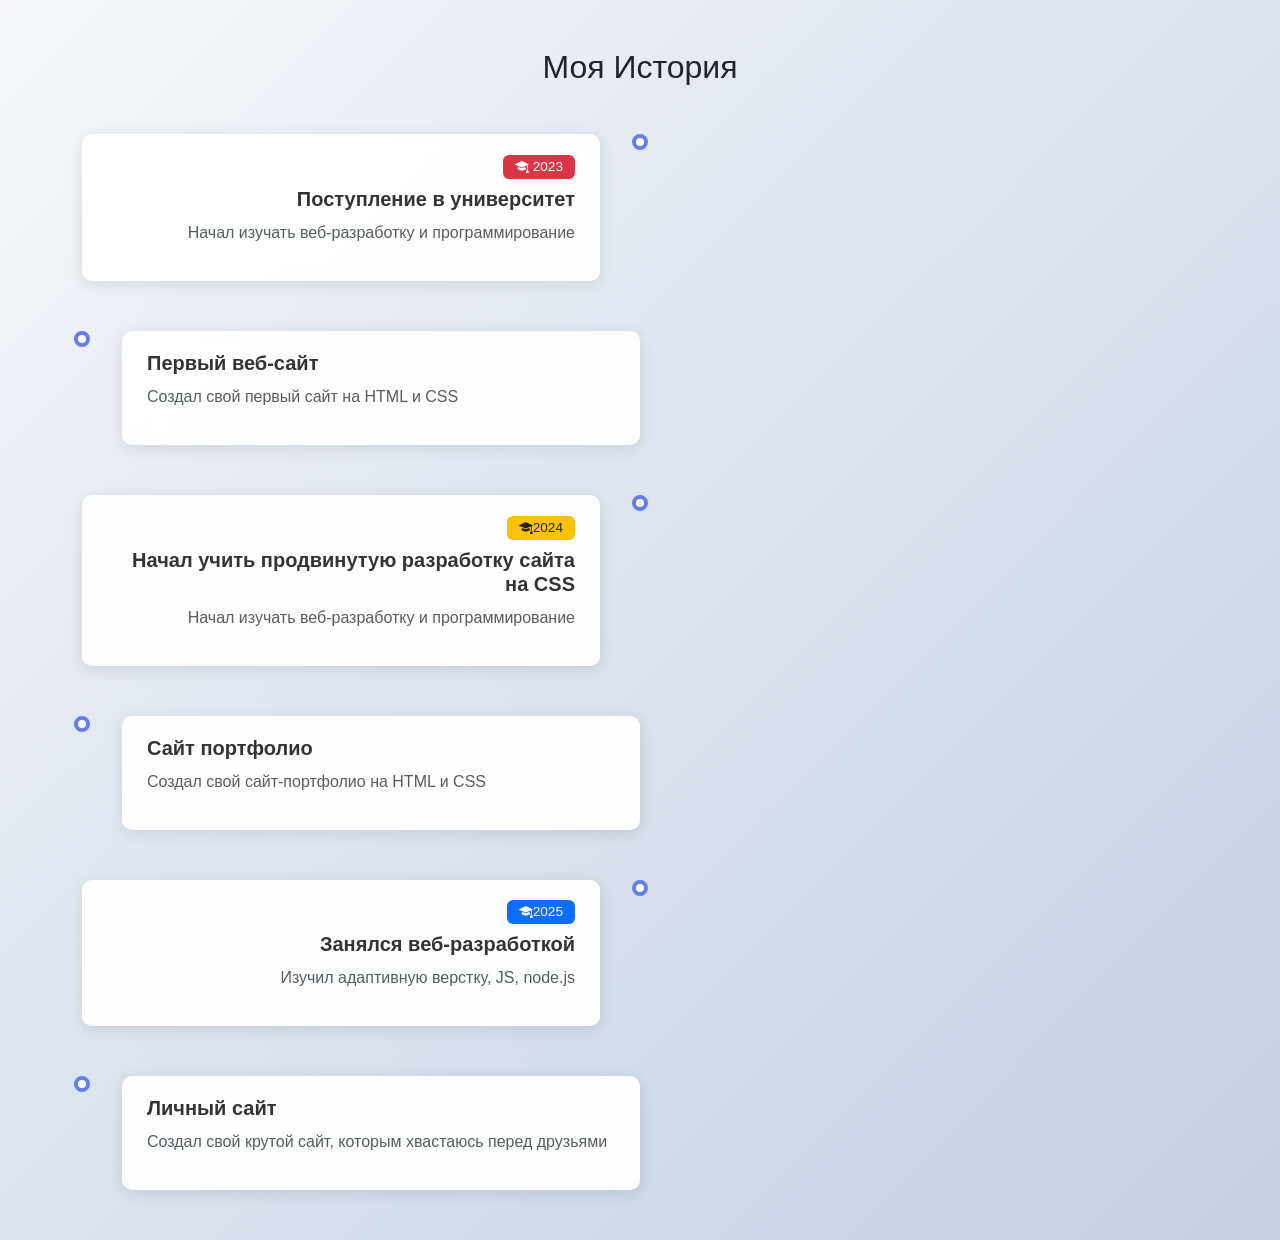
<file: timeline.html>
<!doctype html>
<html lang="ru-RU">
  <head>
    <meta charset="UTF-8" />
    <meta name="viewport" content="width=device-width, initial-scale=1.0" />
    <title>Document</title>
    <link
      href="https://cdn.jsdelivr.net/npm/bootstrap@5.3.8/dist/css/bootstrap.min.css"
      rel="stylesheet"
      integrity="sha384-sRIl4kxILFvY47J16cr9ZwB07vP4J8+LH7qKQnuqkuIAvNWLzeN8tE5YBujZqJLB"
      crossorigin="anonymous"
    />
    <link rel="stylesheet" href="https://cdn.jsdelivr.net/npm/bootstrap-icons@1.11.3/font/bootstrap-icons.min.css" />
    <link rel="stylesheet" href="custom.css" />
  </head>
  <body>
    <div class="container my-5">
      <h2 class="text-center mb-5">Моя История</h2>
      <!-- Временная шкала -->
      <div class="timeline">
        <!-- Событие 1 (справа) -->
        <div class="timeline-item">
          <div class="timeline-content">
            <!-- TODO: Добавьте бейдж с годом -->
            <span class="badge bg-danger mb-2"> <i class="bi bi-mortarboard-fill"></i> 2023 </span>
            <h5>Поступление в университет</h5>
            <p class="text-muted">Начал изучать веб-разработку и программирование</p>
          </div>
        </div>
        <!-- Событие 2 (слева) -->
        <div class="timeline-item timeline-item-left">
          <div class="timeline-content">
            <!-- TODO: Добавьте бейдж с годом 2023 -->
            <h5>Первый веб-сайт</h5>
            <p class="text-muted">Создал свой первый сайт на HTML и CSS</p>
          </div>
        </div>
        <!-- TODO: Добавьте ещё 3-4 события самостоятельно -->
        <!-- Чередуйте классы: обычный и timeline-item-left -->
        <div class="timeline-item">
          <div class="timeline-content">
            <!-- TODO: Добавьте бейдж с годом -->
            <span class="badge bg-warning text-dark mb-2"><i class="bi bi-mortarboard-fill"></i>2024</span>
            <h5>Начал учить продвинутую разработку сайта на CSS</h5>
            <p class="text-muted">Начал изучать веб-разработку и программирование</p>
          </div>
        </div>
        <!-- Событие 2 (слева) -->
        <div class="timeline-item timeline-item-left">
          <div class="timeline-content">
            <h5>Сайт портфолио</h5>
            <p class="text-muted">Создал свой сайт-портфолио на HTML и CSS</p>
          </div>
        </div>

        <div class="timeline-item">
          <div class="timeline-content">
            <!-- TODO: Добавьте бейдж с годом -->
            <span class="badge bg-primary mb-2"><i class="bi bi-mortarboard-fill"></i>2025</span>
            <h5>Занялся веб-разработкой</h5>
            <p class="text-muted">Изучил адаптивную верстку, JS, node.js</p>
          </div>
        </div>
        <!-- Событие 2 (слева) -->
        <div class="timeline-item timeline-item-left">
          <div class="timeline-content">
            <h5>Личный сайт</h5>
            <p class="text-muted">Создал свой крутой сайт, которым хвастаюсь перед друзьями</p>
          </div>
        </div>
      </div>
    </div>
    <script>
      // Валидация формы Bootstrap
      (function () {
        "use strict";
        const form = document.getElementById("contactForm");
        form.addEventListener(
          "submit",
          function (event) {
            if (!form.checkValidity()) {
              event.preventDefault();
              event.stopPropagation();
            } else {
              event.preventDefault();
              alert("Форма успешно отправлена!");
              form.reset();
              form.classList.remove("was-validated");
            }
            form.classList.add("was-validated");
          },
          false,
        );
      })();
    </script>
  </body>
</html>
</file>
<file: custom.css>
.card {
  transition: transform 0.3s ease;
}

.card:hover {
  transform: scale(1.05);
}
/* Общие стили */
body {
  font-family: "Segoe UI", Tahoma, Geneva, Verdana, sans-serif;
}
/* Кастомные цвета для навбара */
.navbar-brand {
  font-weight: bold;
  font-size: 1.5rem;
  letter-spacing: 1px;
}
.navbar-dark .navbar-nav .nav-link:hover {
  color: #ffc107 !important;
  transition: color 0.3s ease;
}
/* Улучшение Hero-секции */
#home {
  background: linear-gradient(135deg, #667eea 0%, #764ba2 100%);
  color: white;
  min-height: 400px;
  display: flex;
  align-items: center;
}
#home h1 {
  color: white;
}
#home .lead {
  color: rgba(255, 255, 255, 0.9);
}
#home .btn {
  box-shadow: 0 4px 15px rgba(0, 0, 0, 0.2);
  transition: transform 0.3s ease;
}
#home .btn:hover {
  transform: translateY(-3px);
  box-shadow: 0 6px 20px rgba(0, 0, 0, 0.3);
}
/* Анимация для карточек */
.card {
  transition:
    transform 0.3s ease,
    box-shadow 0.3s ease;
}
.card:hover {
  transform: translateY(-10px);
  box-shadow: 0 10px 30px rgba(0, 0, 0, 0.15) !important;
}
/* Стилизация кнопок */
.btn {
  border-radius: 25px;
  padding: 10px 30px;
  font-weight: 500;
  transition: all 0.3s ease;
}
/* Улучшение формы */
.form-control:focus {
  border-color: #667eea;
  box-shadow: 0 0 0 0.2rem rgba(102, 126, 234, 0.25);
}
/* Анимация для бейджей */
.badge {
  padding: 8px 15px;
  font-size: 0.9rem;
  font-weight: 500;
  transition: transform 0.2s ease;
}
.badge:hover {
  transform: scale(1.1);
  cursor: pointer;
}
/* Стилизация прогресс-баров */
.progress {
  height: 25px;
  border-radius: 15px;
  background-color: #e9ecef;
}
.progress-bar {
  border-radius: 15px;
  font-weight: bold;
  line-height: 25px;
}
/* Улучшение аккордеона */
.accordion-button:not(.collapsed) {
  background-color: #667eea;
  color: white;
}
.accordion-button:focus {
  box-shadow: none;
  border-color: #667eea;
}
/* Футер */
footer {
  background-color: #212529;
  color: white;
  padding: 40px 0;
  margin-top: 80px;
}
footer h5 {
  color: #ffc107;
  margin-bottom: 20px;
}
footer a {
  color: rgba(255, 255, 255, 0.7);
  text-decoration: none;
  transition: color 0.3s ease;
}
footer a:hover {
  color: #ffc107;
}
/* Адаптивность */
@media (max-width: 768px) {
  #home {
    min-height: 300px;
  }
  #home h1 {
    font-size: 2rem;
  }
  .card {
    margin-bottom: 20px;
  }
}

/* ВРЕМЕННАЯ ШКАЛА */
.timeline {
}
position: relative;
padding: 20px 0;
/* Центральная линия */
.timeline::before {
  content: "";
  position: absolute;
  left: 50%;
  transform: translateX(-50%);
  width: 4px;
  height: 100%;
  background: linear-gradient(180deg, #667eea 0%, #764ba2 100%);
  border-radius: 2px;
}
/* Контейнер события */
.timeline-item {
  position: relative;
  margin-bottom: 50px;
  width: 50%;
  padding-right: 40px;
  text-align: right;
  .TODO {
    margin-left: 50%;
  }
}
/* Левые элементы */
.timeline-item-left {
  margin-left: 0 !important;
  padding-right: 0;
  padding-left: 40px;
  text-align: left;
}
/* Круглые точки на линии */
.timeline-item::before {
  content: "";
  position: absolute;
  right: -8px;
  top: 0;
  width: 16px;
  height: 16px;
  background: white;
  border: 4px solid #667eea;
  border-radius: 50%;
  z-index: 1;
  .TODO {
    transition: transform 0.3s ease;
  }
}
/* Точки для левых элементов */
.timeline-item-left::before {
  right: auto;
  left: -8px;
}
/* Увеличение точки при наведении */
.timeline-item:hover::before {
  transform: scale(1.5);
  background: #667eea;
}
/* Карточка с контентом */
.timeline-content {
  background: white;
  padding: 20px 25px;
  border-radius: 10px;
  box-shadow: 0 3px 15px rgba(0, 0, 0, 0.1);
  transition: all 0.3s ease;
}
.timeline-content:hover {
  .TODO {
    transform: translateY(-5px);
    box-shadow: 0 8px 25px rgba(0, 0, 0, 0.15);
  }
}
.timeline-content h5 {
  color: #333;
  margin-bottom: 10px;
  font-weight: 600;
}
.timeline-content .badge {
  font-size: 0.85rem;
  padding: 5px 12px;
}
/* Мобильная версия */
@media (max-width: 768px) {
  /* Линия слева */
  .timeline::before {
    left: 20px;
  }
  /* Все элементы слева */
  .timeline-item,
  .timeline-item-left {
    width: 100%;
    margin-left: 0 !important;
    padding-left: 60px;
    padding-right: 0;
    text-align: left;
  }
  /* Точки слева */
  .timeline-item::before,
  .timeline-item-left::before {
    left: 12px;
    right: auto;
  }
}
body {
  background: linear-gradient(135deg, #f5f7fa 0%, #c3cfe2 100%);
  min-height: 100vh;
}
.timeline-content {
  background: rgba(255, 255, 255, 0.95);
  backdrop-filter: blur(10px);
}
@keyframes pulse {
  0%,
  100% {
    box-shadow: 0 0 0 0 rgba(102, 126, 234, 0.7);
  }
  50% {
    box-shadow: 0 0 0 10px rgba(102, 126, 234, 0);
  }
}
.timeline-item::before {
  animation: pulse 2s infinite;
}
</file>
